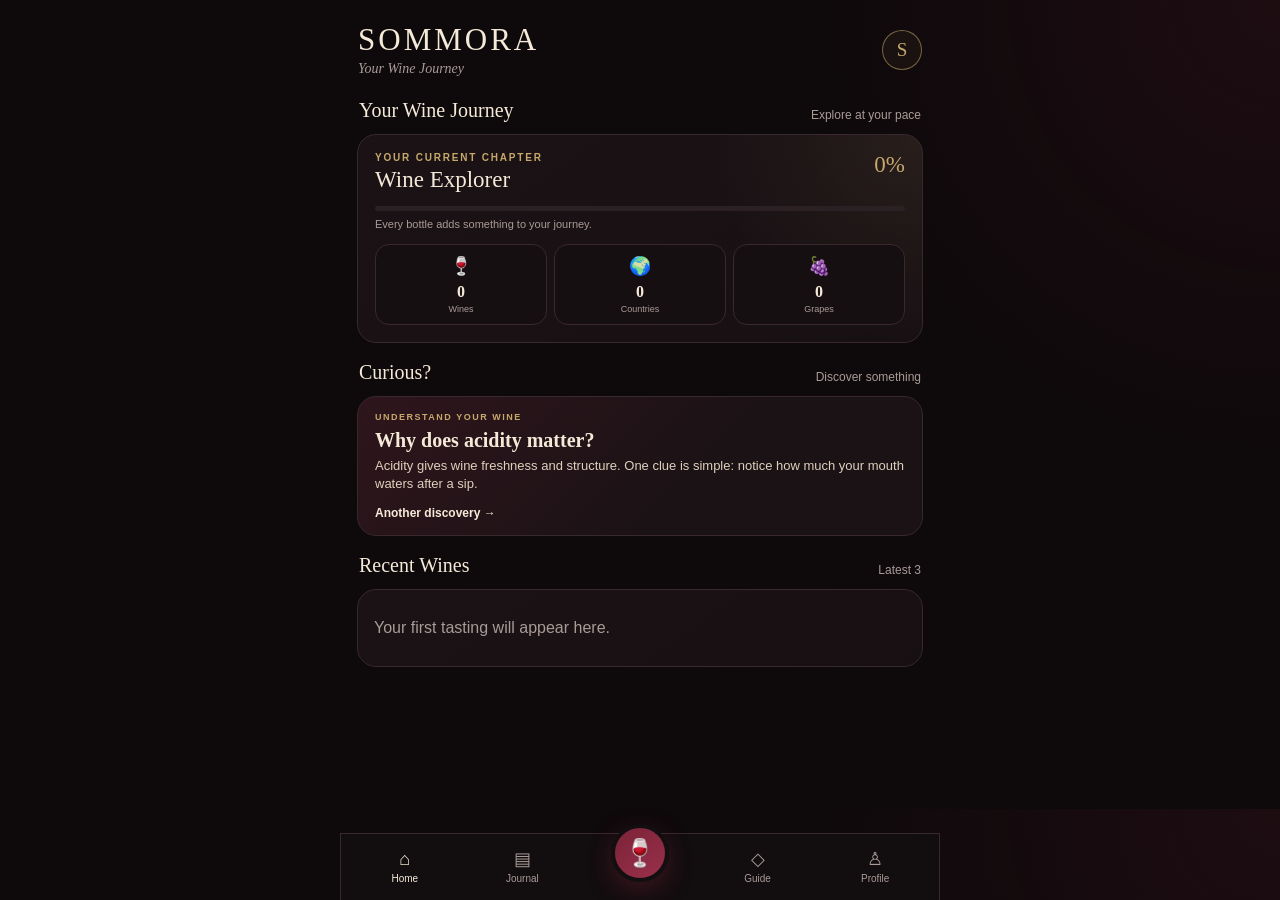
<file: index.html>
<!DOCTYPE html>
<html lang="en">
<head>
<meta charset="UTF-8">
<meta name="viewport" content="width=device-width, initial-scale=1.0, viewport-fit=cover">
<meta name="theme-color" content="#0e090b">

<title>Sommora — Your Wine Journey</title>

<link rel="stylesheet" href="css/style.css">
</head>

<body>

<header>
  <div class="brand">
    <div>
      <h1 class="brandName">SOMMORA</h1>
      <div class="subtitle">Your Wine Journey</div>
    </div>

    <button class="brandMark" id="headerInitial"
      onclick="showPage('profile',getNavButton('profile'))">S</button>
  </div>
</header>

<!-- HOME -->

<section id="home" class="page active">

  <div class="sectionHeading" style="margin-top:10px">
    <h3>Your Wine Journey</h3>
    <span>Explore at your pace</span>
  </div>

  <div class="card journeyCard">

    <div class="levelRow">
      <div>
        <div class="eyebrow">Your current chapter</div>
        <div id="levelName" class="levelName">Wine Explorer</div>
      </div>
      <div id="journeyPercent" class="levelPercent">0%</div>
    </div>

    <div class="progressBar">
      <div id="journeyProgress" class="progressFill"></div>
    </div>

    <div class="journeyHint">
      Every bottle adds something to your journey.
    </div>

    <div class="journeyStats">

      <button class="journeyStat"
        onclick="showPage('wines',getNavButton('journal'))">
        <span class="statIcon">🍷</span>
        <strong id="wineCount" class="statNumber">0</strong>
        <span class="statLabel">Wines</span>
      </button>

      <button class="journeyStat" onclick="showPage('world')">
        <span class="statIcon">🌍</span>
        <strong id="countryCount" class="statNumber">0</strong>
        <span class="statLabel">Countries</span>
      </button>

      <button class="journeyStat" onclick="showPage('grapes')">
        <span class="statIcon">🍇</span>
        <strong id="grapeCount" class="statNumber">0</strong>
        <span class="statLabel">Grapes</span>
      </button>

    </div>
  </div>

  <div class="sectionHeading">
    <h3>Curious?</h3>
    <span>Discover something</span>
  </div>

  <div class="card curiosityCard" onclick="nextCuriosity()">
    <div id="curiosityType" class="curiosityType"></div>
    <h3 id="curiosityTitle"></h3>
    <p id="curiosityText"></p>
    <div class="curiosityFooter">
      <button class="textButton">Another discovery →</button>
    </div>
  </div>

  <div class="sectionHeading">
    <h3>Recent Wines</h3>
    <span>Latest 3</span>
  </div>

  <div id="recentWines" class="card">
    <div class="emptyState">Your first tasting will appear here.</div>
  </div>

</section>

<!-- TASTING -->

<section id="tasting" class="page">

<div class="progress">
  <span id="p0">Bottle</span>
  <span id="p1">Look</span>
  <span id="p2">Nose</span>
  <span id="p3">Palate</span>
  <span id="p4">Conclusion</span>
</div>

<div class="step" id="step0">

  <div class="sectionTitle">The Bottle</div>
  <p class="small">Record what you know. If you're not sure, that's completely fine.</p>

  <label>Wine Name</label>
  <input id="wineName">

  <label>Producer</label>
  <input id="producer">

  <label>Vintage</label>
  <input id="vintage" inputmode="numeric" placeholder="2022">

  <label>Country</label>
  <button id="countryButton" class="selectorButton" onclick="openSelector('country')">
    <span class="selectorPlaceholder">Choose country</span><span>⌄</span>
  </button>
  <input id="country" type="hidden">

  <label>Region</label>
  <button id="regionButton" class="selectorButton" onclick="openSelector('region')">
    <span class="selectorPlaceholder">Choose region</span><span>⌄</span>
  </button>
  <input id="region" type="hidden">

  <label>
    Grape Variety
    <button class="help"
      onclick="showHelpText('Grape Variety','The grape variety is the type of grape used to make the wine — for example Pinot Noir, Chardonnay or Malbec.')">?</button>
  </label>

  <button id="grapeButton" class="selectorButton" onclick="openSelector('grape')">
    <span class="selectorPlaceholder">Choose grape</span><span>⌄</span>
  </button>
  <input id="grape" type="hidden">

  <label>Price</label>
  <input id="price" inputmode="decimal" placeholder="$0">

  <label>Date Tasted</label>
  <input id="date" type="date">

  <div class="navButtons">
    <button class="primary" onclick="nextStep()">Continue →</button>
  </div>
</div>

<!-- LOOK -->

<div class="step" id="step1">

  <div class="sectionTitle">Look 👁️</div>
  <p class="small">Use a white background and tilt the glass.</p>

  <label>Wine Type</label>
  <div class="chips" data-field="type">
    <button class="chip">Red</button>
    <button class="chip">White</button>
    <button class="chip">Rosé</button>
    <button class="chip">Not sure</button>
  </div>

  <label>
    Clarity
    <button class="help"
      onclick="showHelpText('Clarity','Clear means you can see through the wine without obvious haze. Hazy wine appears cloudy or less transparent.')">?</button>
  </label>

  <div class="chips" data-field="clarity">
    <button class="chip">Clear</button>
    <button class="chip">Hazy</button>
    <button class="chip">Not sure</button>
  </div>

  <label>
    Intensity
    <button class="help"
      onclick="showHelpText('Appearance Intensity','Look at how concentrated the colour appears. Pale wines have less colour concentration; deep wines have more.')">?</button>
  </label>

  <div class="chips" data-field="appearanceIntensity">
    <button class="chip">Pale</button>
    <button class="chip">Medium</button>
    <button class="chip">Deep</button>
    <button class="chip">Not sure</button>
  </div>

  <label>Colour</label>

  <div id="colourChoices" class="colourGrid">

    <button class="colourChoice" data-colour="Pale Lemon">
      <span class="swatch" style="background:#f3edb2"></span>Pale Lemon
    </button>

    <button class="colourChoice" data-colour="Lemon">
      <span class="swatch" style="background:#e9dd62"></span>Lemon
    </button>

    <button class="colourChoice" data-colour="Gold">
      <span class="swatch" style="background:#cfa53b"></span>Gold
    </button>

    <button class="colourChoice" data-colour="Amber">
      <span class="swatch" style="background:#b46b29"></span>Amber
    </button>

    <button class="colourChoice" data-colour="Pale Pink">
      <span class="swatch" style="background:#e8a8a7"></span>Pale Pink
    </button>

    <button class="colourChoice" data-colour="Salmon">
      <span class="swatch" style="background:#d67d72"></span>Salmon
    </button>

    <button class="colourChoice" data-colour="Purple">
      <span class="swatch" style="background:#54233f"></span>Purple
    </button>

    <button class="colourChoice" data-colour="Ruby">
      <span class="swatch" style="background:#8e263d"></span>Ruby
    </button>

    <button class="colourChoice" data-colour="Garnet">
      <span class="swatch" style="background:#74302f"></span>Garnet
    </button>

    <button class="colourChoice" data-colour="Tawny">
      <span class="swatch" style="background:#8a5139"></span>Tawny
    </button>

    <button class="colourChoice" data-colour="Other / Not sure">
      <span class="swatch" style="background:#66585b"></span>Other / Not sure
    </button>

  </div>

  <input id="colour" type="hidden">

  <label>Your observations</label>
  <textarea id="lookNotes" placeholder="Anything else you notice..."></textarea>

  <div class="navButtons">
    <button class="secondary" onclick="previousStep()">← Back</button>
    <button class="primary" onclick="nextStep()">Nose →</button>
  </div>
</div>

<!-- NOSE -->

<div class="step" id="step2">

  <div class="sectionTitle">Nose 👃</div>

  <p class="small">
    Smell before swirling. Then swirl and smell again. Work broad → specific.
  </p>

  <label>
    Condition
    <button class="help"
      onclick="showHelpText('Condition','A clean wine shows no obvious fault. If something seems unusually musty, vinegary or otherwise wrong, you may suspect a fault.')">?</button>
  </label>

  <div class="chips" data-field="condition">
    <button class="chip">Clean</button>
    <button class="chip">Fault suspected</button>
    <button class="chip">Not sure</button>
  </div>

  <label>
    Aroma Intensity
    <button class="help"
      onclick="showHelpText('Aroma Intensity','How easily can you smell the wine? Light aromas require more effort; pronounced aromas are immediately noticeable.')">?</button>
  </label>

  <div class="chips" data-field="noseIntensity">
    <button class="chip">Light</button>
    <button class="chip">Medium</button>
    <button class="chip">Pronounced</button>
    <button class="chip">Not sure</button>
  </div>

  <hr>

  <details open class="learnItem">
    <summary>🍋 Citrus</summary>
    <div class="chips multi">
      <button class="chip">Lemon</button>
      <button class="chip">Lime</button>
      <button class="chip">Grapefruit</button>
      <button class="chip">Orange</button>
    </div>
  </details>

  <details class="learnItem">
    <summary>🍎 Green Fruit</summary>
    <div class="chips multi">
      <button class="chip">Apple</button>
      <button class="chip">Pear</button>
      <button class="chip">Gooseberry</button>
    </div>
  </details>

  <details class="learnItem">
    <summary>🍑 Stone Fruit</summary>
    <div class="chips multi">
      <button class="chip">Peach</button>
      <button class="chip">Apricot</button>
      <button class="chip">Nectarine</button>
    </div>
  </details>

  <details class="learnItem">
    <summary>🥭 Tropical Fruit</summary>
    <div class="chips multi">
      <button class="chip">Pineapple</button>
      <button class="chip">Mango</button>
      <button class="chip">Passion Fruit</button>
      <button class="chip">Banana</button>
    </div>
  </details>

  <details class="learnItem">
    <summary>🍓 Red Fruit</summary>
    <div class="chips multi">
      <button class="chip">Strawberry</button>
      <button class="chip">Raspberry</button>
      <button class="chip">Red Cherry</button>
      <button class="chip">Cranberry</button>
    </div>
  </details>

  <details class="learnItem">
    <summary>🫐 Black Fruit</summary>
    <div class="chips multi">
      <button class="chip">Blackberry</button>
      <button class="chip">Black Cherry</button>
      <button class="chip">Blackcurrant</button>
      <button class="chip">Plum</button>
    </div>
  </details>

  <details class="learnItem">
    <summary>🌹 Floral</summary>
    <div class="chips multi">
      <button class="chip">Blossom</button>
      <button class="chip">Rose</button>
      <button class="chip">Violet</button>
    </div>
  </details>

  <details class="learnItem">
    <summary>🌿 Herbal / Vegetal</summary>
    <div class="chips multi">
      <button class="chip">Grass</button>
      <button class="chip">Mint</button>
      <button class="chip">Eucalyptus</button>
      <button class="chip">Bell Pepper</button>
    </div>
  </details>

  <details class="learnItem">
    <summary>🪵 Oak / Spice</summary>
    <div class="chips multi">
      <button class="chip">Vanilla</button>
      <button class="chip">Toast</button>
      <button class="chip">Cedar</button>
      <button class="chip">Smoke</button>
      <button class="chip">Coconut</button>
      <button class="chip">Pepper</button>
      <button class="chip">Clove</button>
    </div>
  </details>

  <label>Additional aromas</label>
  <input id="customAromas" placeholder="Leather, tobacco, mushroom...">

  <div class="navButtons">
    <button class="secondary" onclick="previousStep()">← Look</button>
    <button class="primary" onclick="nextStep()">Palate →</button>
  </div>
</div>

<!-- PALATE -->

<div class="step" id="step3">

  <div class="sectionTitle">Palate 👅</div>

  <p class="small">
    Take a small sip and move the wine around your mouth. Focus on structure before flavour.
  </p>

  <div id="palateFields"></div>

  <label>Flavours / Notes</label>
  <textarea id="palateNotes"></textarea>

  <div class="navButtons">
    <button class="secondary" onclick="previousStep()">← Nose</button>
    <button class="primary" onclick="nextStep()">Conclusion →</button>
  </div>
</div>

<!-- CONCLUSION -->

<div class="step" id="step4">

  <div class="sectionTitle">Conclusion 🎓</div>

  <label>Food Pairing</label>
  <input id="pairing" placeholder="What would you serve with it?">

  <label>
    Why does the pairing work?
    <button class="help"
      onclick="showHelpText('Food Pairing','Think about how acidity, sweetness, salt, fat, spice and tannin interact between the wine and food.')">?</button>
  </label>

  <textarea id="pairingWhy"></textarea>

  <label>What 2–3 clues would help you recognize this wine again?</label>
  <textarea id="memoryClues"></textarea>

  <label>Personal Rating</label>

  <div class="chips" data-field="rating">
    <button class="chip">1</button>
    <button class="chip">2</button>
    <button class="chip">3</button>
    <button class="chip">4</button>
    <button class="chip">5</button>
  </div>

  <label>Would you buy it again?</label>

  <div class="chips" data-field="buyAgain">
    <button class="chip">Yes</button>
    <button class="chip">Maybe</button>
    <button class="chip">No</button>
  </div>

  <label>Final Notes</label>
  <textarea id="finalNotes"></textarea>

  <div class="navButtons">
    <button class="secondary" onclick="previousStep()">← Palate</button>
    <button class="primary" onclick="saveTasting()">Save Tasting ✓</button>
  </div>
</div>

</section>

<!-- JOURNAL -->

<section id="wines" class="page">

  <div class="sectionTitle">Journal</div>
  <p class="small">Every bottle becomes part of your Sommora journey.</p>

  <input id="searchWine"
    placeholder="Search wine, grape, country, region..."
    oninput="renderWines()">

  <div id="wineList" class="card"></div>

</section>

<!-- DETAIL -->

<section id="wineDetail" class="page">

  <button class="backLink" onclick="showPage('wines',getNavButton('journal'))">
    ← Journal
  </button>

  <div id="wineDetailContent"></div>

</section>

<!-- WORLD -->

<section id="world" class="page">

  <button class="backLink" onclick="showPage('home',getNavButton('home'))">← Home</button>

  <div class="sectionTitle">Your Wine World</div>
  <p class="small">Explore the countries and regions you've discovered through wine.</p>

  <div id="worldList" class="card"></div>

</section>

<!-- GRAPES -->

<section id="grapes" class="page">

  <button class="backLink" onclick="showPage('home',getNavButton('home'))">← Home</button>

  <div class="sectionTitle">Grapes Explored</div>
  <p class="small">The varieties you've encountered along your journey.</p>

  <div id="grapeList" class="card"></div>

</section>

<!-- GUIDE -->

<section id="guide" class="page">

  <div class="sectionTitle">Wine Guide</div>
  <p class="small">Wine knowledge for wherever you are in your journey.</p>

  <details class="learnItem">
    <summary>🍷 How to Taste Wine</summary>
    <p>
      Start by looking at the wine. Then smell it before swirling.
      Swirl gently and smell again. Take a small sip and pay attention
      to sweetness, acidity, tannin, alcohol, body and flavour.
    </p>
  </details>

  <details class="learnItem">
    <summary>👁️ Appearance Guide</summary>
    <p>White: Pale Lemon → Lemon → Gold → Amber</p>
    <p>Red: Purple → Ruby → Garnet → Tawny</p>
    <p>Rosé: Pale Pink → Salmon → Orange</p>
  </details>

  <details class="learnItem">
    <summary>💧 Understanding Acidity</summary>
    <p>
      Acidity creates freshness and makes your mouth water.
      Pay attention to salivation after swallowing or spitting.
      More mouth-watering sensation usually suggests higher acidity.
    </p>
  </details>

  <details class="learnItem">
    <summary>👃 How to Smell Wine</summary>
    <p>
      Smell first without swirling. Then swirl gently and smell again.
      Start broad: fruit, floral, herbal, spice, oak and earth.
      Only then become specific.
    </p>
  </details>

  <details class="learnItem">
    <summary>🍂 What is Tannin?</summary>
    <p>
      Tannin creates a drying or gripping sensation on your gums,
      tongue and cheeks. It is particularly noticeable in many red wines.
    </p>
  </details>

  <details class="learnItem">
    <summary>⚖️ Understanding Body</summary>
    <p>
      Body describes the overall weight and texture of a wine.
      Think of the difference between skim milk, whole milk and cream.
    </p>
  </details>

  <details class="learnItem">
    <summary>🌡️ Serving Wine</summary>
    <p>
      Temperature changes how wine tastes and smells.
      Whites are generally served cooler than reds, but serving wine
      extremely cold can hide aromas and flavour.
    </p>
  </details>

  <details class="learnItem">
    <summary>🍽️ Food Pairing</summary>
    <p>
      Acidic food generally needs an equally acidic wine.
      Sweet wine should usually be at least as sweet as the dessert.
      Salt can soften the perception of tannin.
      High alcohol can intensify spicy heat.
    </p>
  </details>

  <details class="learnItem">
    <summary>🏷️ Reading a Wine Label</summary>
    <p>
      Depending on where the wine comes from, the label may emphasize
      the grape variety, the region, the producer or a combination of these.
      Vintage tells you the year in which most of the grapes were harvested.
    </p>
  </details>

  <details class="learnItem">
    <summary>🎯 Taste for Yourself</summary>
    <p>
      Taste first and record your observations.
      Research the wine afterward.
      Your own perception is the most important part of your journal.
    </p>
  </details>

</section>

<!-- PROFILE -->

<section id="profile" class="page">

  <div class="sectionTitle">Profile</div>

  <div class="card profileTop">

    <div id="profileAvatar" class="profileAvatar">S</div>
    <div id="profileDisplayName" class="profileName">Sommora Explorer</div>
    <div id="profileLevel" class="small">Wine Explorer</div>

    <div class="profileStats">

      <div class="profileStat">
        <strong id="profileWineCount">0</strong>
        <span>Wines</span>
      </div>

      <div class="profileStat">
        <strong id="profileCountryCount">0</strong>
        <span>Countries</span>
      </div>

      <div class="profileStat">
        <strong id="profileGrapeCount">0</strong>
        <span>Grapes</span>
      </div>

    </div>

  </div>

  <div class="card">

    <div class="eyebrow">Your Profile</div>

    <label>Your Name</label>
    <input id="profileNameInput"
      placeholder="Enter your name"
      oninput="saveProfile()">

    <div class="profileRow">
      <span>Member since</span>
      <strong id="memberSince"></strong>
    </div>

    <div class="profileRow">
      <span>Favorite style</span>
      <strong id="favoriteStyle">—</strong>
    </div>

  </div>

  <div class="card">

    <div class="eyebrow">Wine Journey</div>

    <div style="display:flex;justify-content:space-between;margin-top:10px">
      <span id="profileJourneyLevel">Wine Explorer</span>
      <span id="profileJourneyPercent" style="color:var(--gold)">0%</span>
    </div>

    <div class="progressBar">
      <div id="profileJourneyProgress" class="progressFill"></div>
    </div>

    <div class="small">
      Your journey grows as you taste new wines, grapes, regions and countries.
    </div>

  </div>

  <div class="card">

    <div class="eyebrow">Settings</div>

    <div class="profileRow">
      <span>Version</span>
      <strong>V0.2.2</strong>
    </div>

    <div class="profileRow">
      <span>Journal storage</span>
      <strong>On this device</strong>
    </div>

  </div>

  <div class="card">

    <div class="eyebrow">About Sommora</div>

    <p style="line-height:1.6;color:var(--cream2)">
      Sommora is a wine journey, not a wine game.
      Learn at your pace. Taste when you want.
      Record what you love. Discover what comes next.
    </p>

    <div class="small">Prototype · V0.2.2</div>

  </div>

</section>

<!-- SELECTOR -->

<div id="selectorBackdrop" class="modalBackdrop" onclick="backdropClose(event)">

  <div class="selectorModal">

    <div class="modalHandle"></div>

    <div class="modalHeader">
      <h3 id="selectorTitle">Choose</h3>
      <button class="closeButton" onclick="closeSelector()">×</button>
    </div>

    <input id="selectorSearch"
      placeholder="Search..."
      oninput="renderSelectorOptions()">

    <div id="selectorResults" class="selectorResults"></div>

  </div>
</div>

<!-- NAV -->

<nav class="bottomNav">

  <button data-nav="home" class="active"
    onclick="showPage('home',this)">
    <span class="icon">⌂</span>
    Home
  </button>

  <button data-nav="journal"
    onclick="showPage('wines',this)">
    <span class="icon">▤</span>
    Journal
  </button>

  <div class="tasteNavWrap">
    <button data-nav="taste"
      class="tasteNav"
      aria-label="Start tasting"
      onclick="startTasting(this)">
      🍷
    </button>
  </div>

  <button data-nav="guide"
    onclick="showPage('guide',this)">
    <span class="icon">◇</span>
    Guide
  </button>

  <button data-nav="profile"
    onclick="showPage('profile',this)">
    <span class="icon">♙</span>
    Profile
  </button>

</nav>

<script src="js/app.js"></script>

</body>
</html>
</file>
<file: css/style.css>
/* Sommora V0.2.3 — Main Styles */

:root{
  --bg:#0e090b;
  --card:#1b1215;
  --card2:#24171b;
  --wine:#7b2338;
  --wine2:#a33b56;
  --cream:#f5ead8;
  --cream2:#dfd0bd;
  --muted:#a99b98;
  --line:#39282e;
  --gold:#c7a86b;
  --green:#79966d;
  --danger:#b84b55;
}

*{
  box-sizing:border-box;
  -webkit-tap-highlight-color:transparent;
}

html{scroll-behavior:smooth}

body{
  margin:0;
  font-family:Arial,sans-serif;
  background:
    radial-gradient(circle at top right,rgba(123,35,56,.14),transparent 30%),
    var(--bg);
  color:var(--cream);
  padding-bottom:105px;
}

button,input,textarea,select{font:inherit}
button{cursor:pointer}

header{
  max-width:600px;
  margin:auto;
  padding:22px 18px 5px;
}

.brand{
  display:flex;
  justify-content:space-between;
  align-items:center;
}

.brandName{
  margin:0;
  font-family:Georgia,serif;
  font-size:31px;
  font-weight:500;
  letter-spacing:3px;
}

.brandMark{
  width:40px;
  height:40px;
  border-radius:50%;
  border:1px solid rgba(199,168,107,.55);
  background:rgba(199,168,107,.05);
  display:flex;
  align-items:center;
  justify-content:center;
  color:var(--gold);
  font-family:Georgia,serif;
  font-size:19px;
}

.subtitle{
  color:var(--muted);
  margin-top:3px;
  font-family:Georgia,serif;
  font-style:italic;
  font-size:14px;
}

.page{
  display:none;
  padding:7px 17px 25px;
  max-width:600px;
  margin:auto;
}

.page.active{display:block}

.card{
  background:linear-gradient(145deg,var(--card),#171013);
  border:1px solid var(--line);
  border-radius:19px;
  padding:16px;
  margin:12px 0;
}

.eyebrow{
  color:var(--gold);
  font-size:10px;
  letter-spacing:1.8px;
  text-transform:uppercase;
  font-weight:bold;
}

.sectionHeading{
  display:flex;
  justify-content:space-between;
  align-items:flex-end;
  margin:18px 2px 8px;
}

.sectionHeading h3{
  font-family:Georgia,serif;
  font-size:20px;
  font-weight:500;
  margin:0;
}

.sectionHeading span{
  color:var(--muted);
  font-size:12px;
}

.sectionTitle{
  font-family:Georgia,serif;
  font-size:28px;
  margin:15px 0 5px;
}

.small{
  color:var(--muted);
  font-size:13px;
  line-height:1.45;
}

.primary{
  border:none;
  width:100%;
  background:linear-gradient(135deg,var(--wine),#982f4a);
  color:white;
  font-weight:bold;
  border-radius:15px;
  padding:14px 16px;
  margin-top:16px;
}

.secondary{
  border:1px solid var(--line);
  width:100%;
  background:var(--card2);
  color:var(--cream);
  border-radius:15px;
  padding:14px 16px;
  margin-top:9px;
}

.danger{
  border:1px solid rgba(184,75,85,.5);
  width:100%;
  background:rgba(184,75,85,.1);
  color:#efb3b8;
  border-radius:15px;
  padding:14px 16px;
  margin-top:9px;
}

.textButton{
  border:0;
  background:none;
  color:var(--cream);
  padding:0;
  font-weight:bold;
}

/* HOME */

.journeyCard{
  padding:17px;
  background:
    radial-gradient(circle at 100% 0,rgba(199,168,107,.09),transparent 35%),
    linear-gradient(145deg,var(--card),#171013);
}

.levelRow{
  display:flex;
  justify-content:space-between;
  align-items:flex-start;
  gap:15px;
}

.levelName{
  font-family:Georgia,serif;
  font-size:23px;
  margin-top:4px;
}

.levelPercent{
  color:var(--gold);
  font-family:Georgia,serif;
  font-size:23px;
}

.progressBar{
  height:5px;
  background:#2b2024;
  border-radius:10px;
  overflow:hidden;
  margin:13px 0 7px;
}

.progressFill{
  height:100%;
  background:linear-gradient(90deg,var(--wine),var(--gold));
  width:0%;
  border-radius:10px;
  transition:.4s;
}

.journeyHint{
  color:var(--muted);
  font-size:11px;
}

.journeyStats{
  display:grid;
  grid-template-columns:repeat(3,1fr);
  gap:7px;
  margin-top:14px;
}

.journeyStat{
  display:flex;
  flex-direction:column;
  align-items:center;
  justify-content:center;
  text-align:center;
  min-width:0;
  background:#160f12;
  color:var(--cream);
  border:1px solid var(--line);
  border-radius:14px;
  padding:10px 5px;
}

.statIcon{
  font-size:18px;
  margin-bottom:5px;
}

.statNumber{
  display:block;
  font-family:Georgia,serif;
  font-size:16px;
  line-height:1.2;
}

.statLabel{
  display:block;
  color:var(--muted);
  font-size:9px;
  margin-top:3px;
}

.curiosityCard{
  background:
    linear-gradient(135deg,rgba(123,35,56,.20),transparent 60%),
    var(--card);
  padding:15px 17px;
}

.curiosityType{
  color:var(--gold);
  text-transform:uppercase;
  letter-spacing:1.5px;
  font-size:9px;
  font-weight:bold;
}

.curiosityCard h3{
  font-family:Georgia,serif;
  font-size:20px;
  margin:7px 0 5px;
}

.curiosityCard p{
  color:var(--cream2);
  line-height:1.4;
  font-size:13px;
  margin:0;
}

.curiosityFooter{
  margin-top:12px;
  font-size:12px;
}

.recentWine{
  padding:12px 2px;
  border-bottom:1px solid var(--line);
  cursor:pointer;
}

.recentWine:last-child{border-bottom:0}

.recentWineTitle{
  font-family:Georgia,serif;
  font-size:16px;
}

.recentWineMeta{
  color:var(--muted);
  font-size:12px;
  margin-top:4px;
}

.viewJournal{
  width:100%;
  border:0;
  background:none;
  color:var(--gold);
  padding:12px 0 2px;
  font-size:12px;
}

/* FORMS */

label{
  display:block;
  color:var(--muted);
  margin-top:14px;
  margin-bottom:6px;
  font-size:13px;
}

input,textarea,select{
  width:100%;
  padding:13px;
  background:#130e10;
  border:1px solid var(--line);
  color:var(--cream);
  border-radius:12px;
  font-size:16px;
}

textarea{min-height:80px}

.selectorButton{
  width:100%;
  min-height:48px;
  display:flex;
  justify-content:space-between;
  align-items:center;
  text-align:left;
  padding:12px 14px;
  background:#130e10;
  border:1px solid var(--line);
  color:var(--cream);
  border-radius:12px;
}

.selectorPlaceholder{color:#776b69}

.help{
  display:inline-flex;
  align-items:center;
  justify-content:center;
  width:19px;
  height:19px;
  margin-left:5px;
  padding:0;
  border:1px solid var(--muted);
  border-radius:50%;
  color:var(--muted);
  background:none;
  font-size:11px;
  vertical-align:middle;
}

.chips{
  display:flex;
  flex-wrap:wrap;
  gap:8px;
}

.chip{
  background:var(--card2);
  border:1px solid var(--line);
  color:var(--cream);
  padding:9px 12px;
  border-radius:30px;
  font-size:14px;
}

.chip.selected{
  background:var(--wine);
  border-color:var(--wine2);
}

.colourGrid{
  display:grid;
  grid-template-columns:repeat(2,1fr);
  gap:8px;
}

.colourChoice{
  display:flex;
  align-items:center;
  gap:9px;
  background:var(--card2);
  border:1px solid var(--line);
  color:var(--cream);
  padding:10px;
  border-radius:12px;
  text-align:left;
}

.colourChoice.selected{
  border-color:var(--gold);
  background:#302025;
}

.swatch{
  width:22px;
  height:22px;
  border-radius:50%;
  border:1px solid rgba(255,255,255,.25);
  flex:none;
}

.progress{
  display:flex;
  justify-content:space-between;
  font-size:11px;
  color:var(--muted);
  margin-bottom:14px;
}

.progress .current{
  color:var(--cream);
  font-weight:bold;
}

.step{display:none}
.step.active{display:block}

.navButtons{
  display:flex;
  gap:10px;
  margin-top:20px;
}

.navButtons button{flex:1}

/* SELECTOR */

.modalBackdrop{
  display:none;
  position:fixed;
  inset:0;
  background:rgba(0,0,0,.7);
  z-index:500;
  align-items:flex-end;
}

.modalBackdrop.open{display:flex}

.selectorModal{
  width:100%;
  max-width:600px;
  margin:auto;
  background:#171013;
  border:1px solid var(--line);
  border-radius:24px 24px 0 0;
  padding:18px;
  max-height:82vh;
  display:flex;
  flex-direction:column;
}

.modalHandle{
  width:40px;
  height:4px;
  background:#514247;
  border-radius:10px;
  margin:0 auto 16px;
}

.modalHeader{
  display:flex;
  align-items:center;
  justify-content:space-between;
  gap:12px;
  margin-bottom:12px;
}

.modalHeader h3{
  font-family:Georgia,serif;
  margin:0;
  font-size:23px;
}

.closeButton{
  border:0;
  background:var(--card2);
  color:var(--cream);
  width:34px;
  height:34px;
  border-radius:50%;
}

.selectorResults{
  overflow:auto;
  margin-top:10px;
}

.selectorOption{
  width:100%;
  border:0;
  border-bottom:1px solid var(--line);
  background:none;
  color:var(--cream);
  padding:14px 5px;
  text-align:left;
  font-size:15px;
}

/* JOURNAL */

.journalCard{
  position:relative;
  padding:17px 46px 17px 3px;
  border-bottom:1px solid var(--line);
}

.journalCard:last-child{border-bottom:0}
.journalMain{cursor:pointer}

.journalTitle{
  font-family:Georgia,serif;
  font-size:19px;
}

.rating{
  color:#e7c56a;
  letter-spacing:2px;
  margin-top:5px;
}

.moreButton{
  position:absolute;
  top:12px;
  right:0;
  width:38px;
  height:38px;
  border:0;
  border-radius:50%;
  background:none;
  color:var(--cream);
  font-size:22px;
}

.actionMenu{
  display:none;
  position:absolute;
  right:4px;
  top:48px;
  z-index:10;
  min-width:135px;
  background:#24171b;
  border:1px solid var(--line);
  border-radius:13px;
  overflow:hidden;
  box-shadow:0 12px 30px rgba(0,0,0,.4);
}

.actionMenu.open{display:block}

.actionMenu button{
  display:block;
  width:100%;
  padding:12px 14px;
  border:0;
  background:none;
  color:var(--cream);
  text-align:left;
}

.actionMenu .deleteAction{color:#ef9aa2}

.detailHero{
  padding:21px;
  background:
    radial-gradient(circle at 90% 0,rgba(199,168,107,.11),transparent 30%),
    var(--card);
}

.detailHero h2{
  font-family:Georgia,serif;
  font-size:29px;
  margin:6px 0;
}

.detailSection{margin:23px 0}

.detailSection h3{
  font-family:Georgia,serif;
  font-size:20px;
  font-weight:500;
  margin:0 0 10px;
}

.detailGrid{
  display:grid;
  grid-template-columns:1fr 1fr;
  gap:8px;
}

.detailItem{
  background:#160f12;
  border:1px solid var(--line);
  border-radius:14px;
  padding:12px;
}

.detailLabel{
  display:block;
  color:var(--muted);
  font-size:11px;
  margin-bottom:4px;
}

.detailValue{
  font-size:14px;
  line-height:1.4;
}

.emptyState{
  color:var(--muted);
  padding:10px 0;
  line-height:1.5;
}

/* PROFILE */

.profileTop{
  text-align:center;
  padding:22px 15px;
}

.profileAvatar{
  width:70px;
  height:70px;
  border-radius:50%;
  margin:auto;
  display:flex;
  align-items:center;
  justify-content:center;
  border:1px solid rgba(199,168,107,.6);
  background:rgba(199,168,107,.05);
  color:var(--gold);
  font-family:Georgia,serif;
  font-size:29px;
}

.profileName{
  font-family:Georgia,serif;
  font-size:24px;
  margin:11px 0 4px;
}

.profileStats{
  display:grid;
  grid-template-columns:repeat(3,1fr);
  gap:8px;
  margin-top:15px;
}

.profileStat{
  background:#160f12;
  border:1px solid var(--line);
  border-radius:13px;
  padding:12px 5px;
  text-align:center;
}

.profileStat strong{
  display:block;
  font-family:Georgia,serif;
  font-size:21px;
}

.profileStat span{
  display:block;
  color:var(--muted);
  font-size:10px;
  margin-top:3px;
}

.profileRow{
  display:flex;
  justify-content:space-between;
  gap:15px;
  padding:14px 0;
  border-bottom:1px solid var(--line);
}

.profileRow:last-child{border-bottom:0}
.profileRow span:first-child{color:var(--muted)}

/* GUIDE */

.learnItem{
  background:var(--card);
  border:1px solid var(--line);
  padding:16px;
  border-radius:14px;
  margin:10px 0;
}

details summary{
  cursor:pointer;
  font-weight:bold;
}

details p{
  color:#d3c6c2;
  line-height:1.5;
}

hr{
  border:0;
  border-top:1px solid var(--line);
  margin:20px 0;
}

.backLink{
  border:0;
  background:none;
  color:var(--gold);
  padding:6px 0 12px;
}

/* NAV */

.bottomNav{
  position:fixed;
  bottom:0;
  left:0;
  right:0;
  background:rgba(19,14,16,.97);
  backdrop-filter:blur(16px);
  border-top:1px solid var(--line);
  display:grid;
  grid-template-columns:1fr 1fr 1fr 1fr 1fr;
  padding:8px 5px calc(10px + env(safe-area-inset-bottom));
  z-index:100;
}

.bottomNav button{
  border:none;
  background:none;
  color:var(--muted);
  padding:6px 1px;
  font-size:10px;
}

.bottomNav button.active{color:var(--cream)}

.icon{
  display:block;
  font-size:18px;
  margin-bottom:3px;
}

.tasteNavWrap{
  display:flex;
  justify-content:center;
  align-items:center;
}

.tasteNav{
  width:58px !important;
  height:58px;
  border-radius:50% !important;
  margin-top:-27px;
  padding:0 !important;
  display:flex;
  align-items:center;
  justify-content:center;
  background:linear-gradient(145deg,var(--wine),#9a304b) !important;
  border:4px solid #130e10 !important;
  box-shadow:0 8px 25px rgba(123,35,56,.4);
  font-size:27px !important;
  color:white !important;
}

@media(min-width:600px){
  .bottomNav{
    max-width:600px;
    left:50%;
    transform:translateX(-50%);
    border-left:1px solid var(--line);
    border-right:1px solid var(--line);
  }
}
</file>
